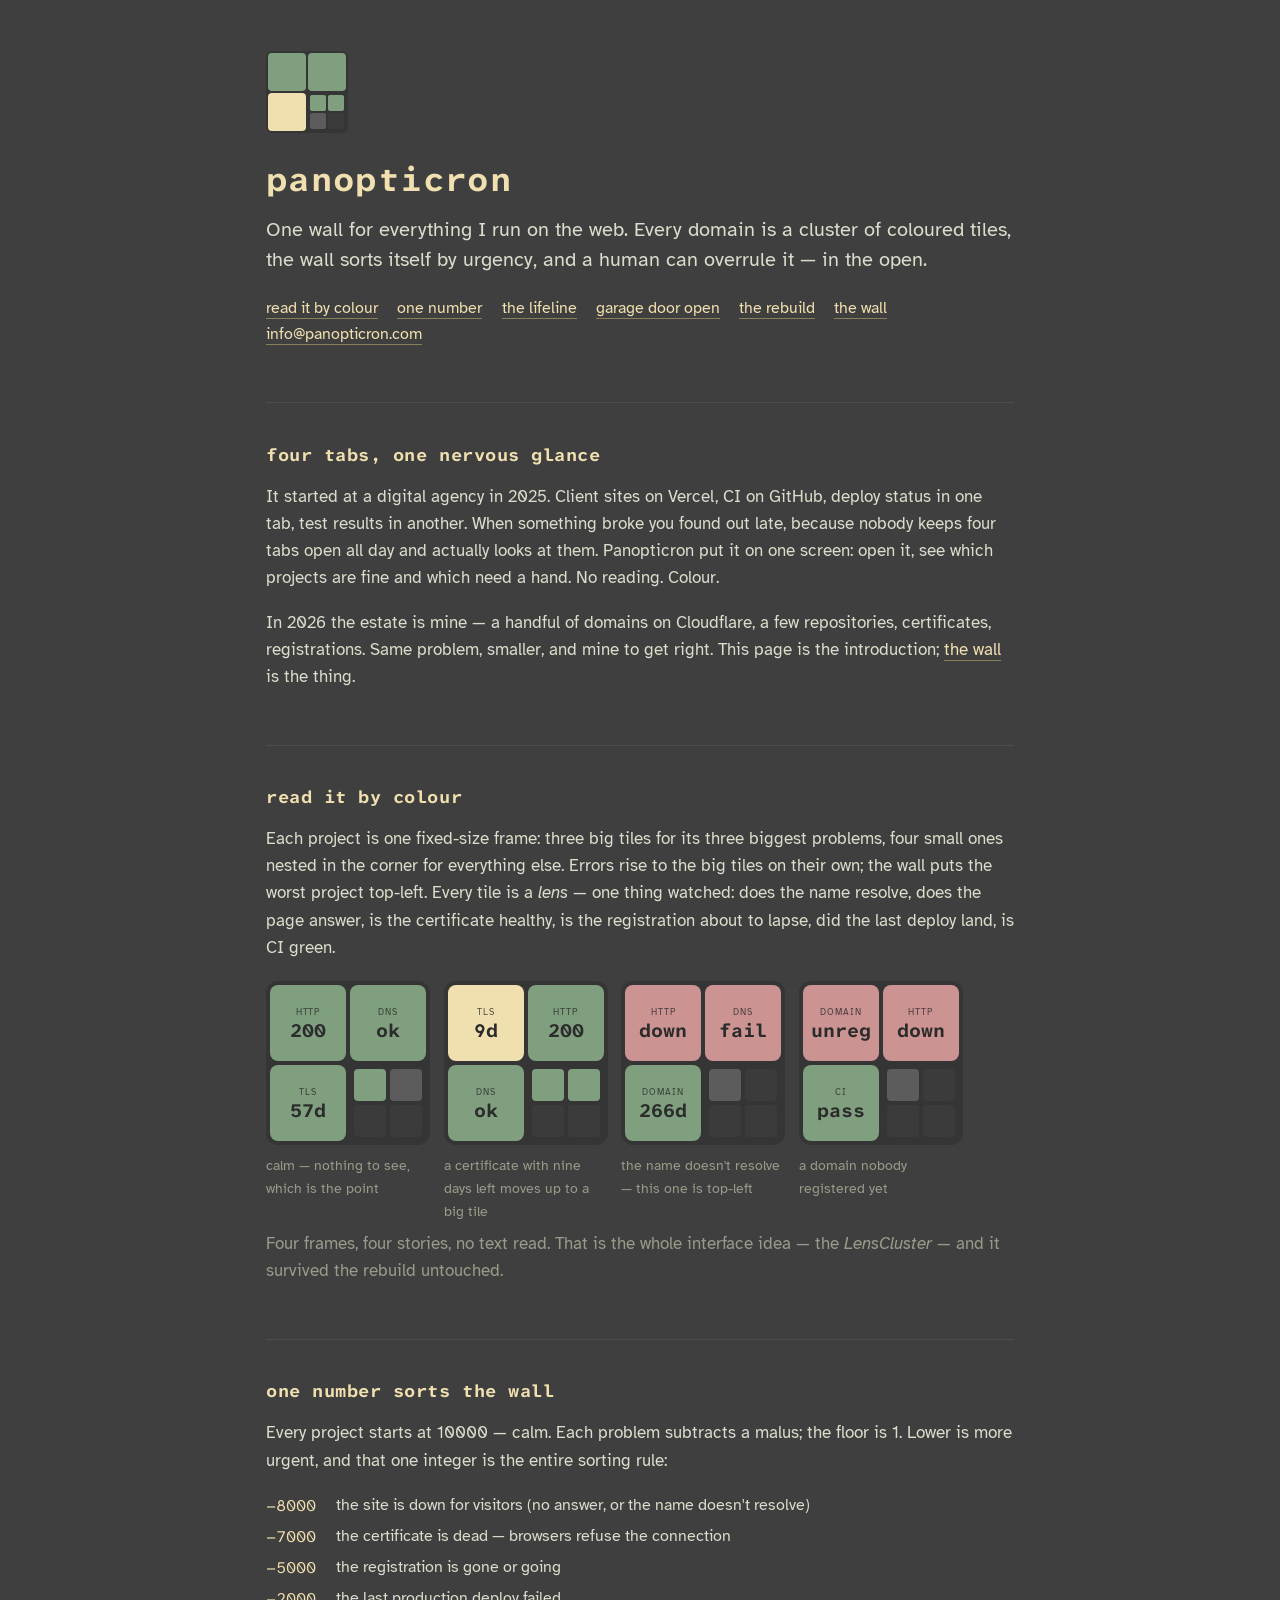
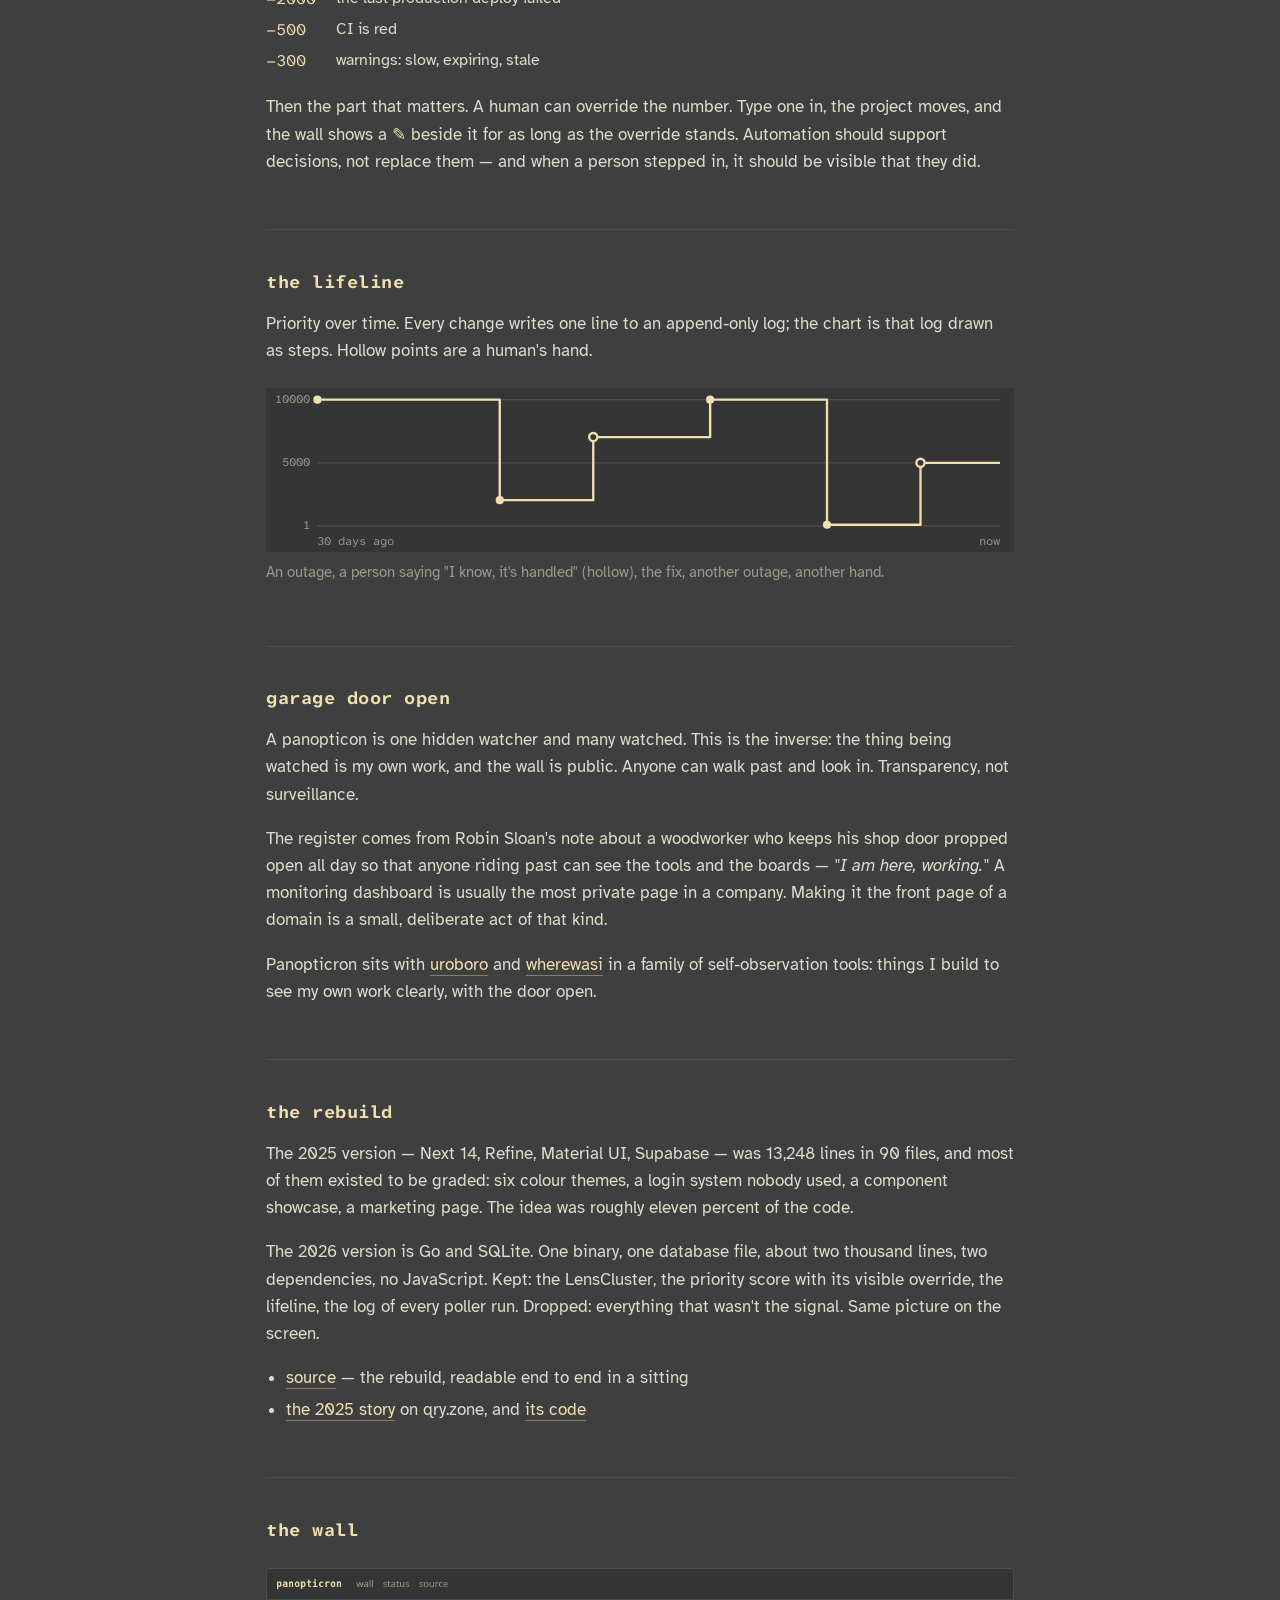
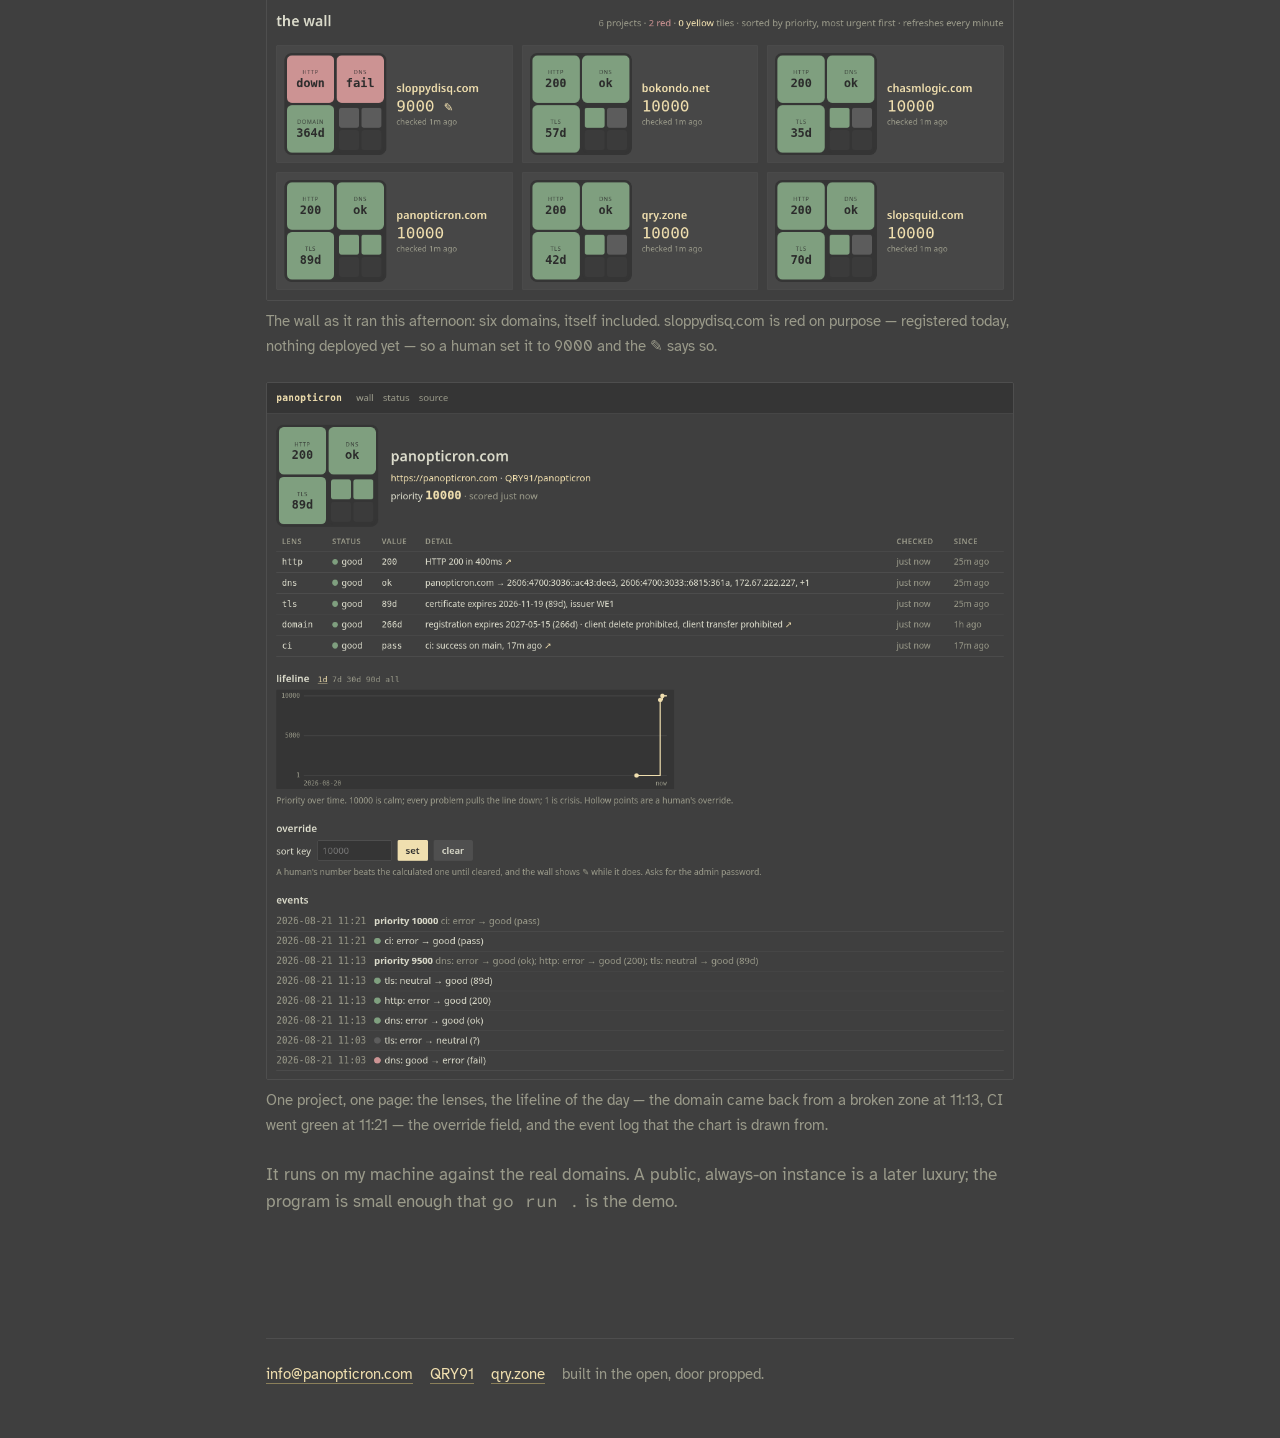
<file: site/index.html>
<!doctype html>
<html lang="en">
<head>
<meta charset="utf-8">
<meta name="viewport" content="width=device-width, initial-scale=1">
<meta name="color-scheme" content="dark">
<title>panopticron — one wall, door open</title>
<meta name="description" content="Panopticron: a monitoring wall for my own web real estate. Each project is a cluster of coloured tiles, one number sorts the wall, a human can overrule it in the open. The panopticon, inverted.">
<link rel="preconnect" href="https://fonts.googleapis.com">
<link rel="preconnect" href="https://fonts.gstatic.com" crossorigin>
<link href="https://fonts.googleapis.com/css2?family=Atkinson+Hyperlegible:ital,wght@0,400;0,700;1,400&family=Atkinson+Hyperlegible+Mono:wght@400;700&display=swap" rel="stylesheet">
<style>
  :root { --bg:#3f3f3f; --sunken:#353535; --surface:#474747; --border:#4e4e4e; --text:#dcdccc; --muted:#9a9a8a; --accent:#f0dfaf;
          --good:#7f9f7f; --warn:#f0dfaf; --error:#cc9393; --neutral:#5c5c5c; --tile-text:#2b2b2b;
          --font:"Atkinson Hyperlegible", system-ui, sans-serif; --mono:"Atkinson Hyperlegible Mono", ui-monospace, monospace; }
  * { box-sizing: border-box; }
  html { background: var(--bg); color: var(--text); font: 17px/1.6 var(--font); }
  body { margin: 0; }
  main { width: min(44rem, 100% - 2.5rem); margin: 0 auto; padding: 3rem 0 4rem; }
  a { color: var(--accent); text-decoration: none; border-bottom: 1px solid #8a7f5a; }
  a:hover { border-bottom-color: var(--accent); }
  h1 { font-family: var(--mono); color: var(--accent); font-size: 2rem; letter-spacing: .04em; margin: 1.2rem 0 .4rem; font-weight: 700; }
  h2 { font-family: var(--mono); color: var(--accent); font-size: 1.05rem; font-weight: 700; letter-spacing: .03em; margin: 0 0 .8rem; }
  p { margin: 0 0 1rem; }
  section { padding: 2.2rem 0; border-top: 1px solid var(--border); }
  section:first-of-type { border-top: 0; padding-top: 0; }
  .lede { font-size: 1.2rem; line-height: 1.5; }
  .muted { color: var(--muted); }
  .mono { font-family: var(--mono); }
  .mark { margin-bottom: .2rem; }
  .toc { font-size: .95rem; color: var(--muted); margin-top: 1.2rem; }
  .toc a { margin-right: .9rem; white-space: nowrap; }
  .ov { color: var(--accent); }
  figure { margin: 1.4rem 0; }
  figcaption { font-size: .9rem; color: var(--muted); margin-top: .5rem; }
  ul { padding-left: 1.2rem; margin: 0 0 1rem; }
  li { margin: .25rem 0; }
  /* the cluster — same numbers as the live wall: 164 = 4+76+4+76+4, 76 = 4+32+4+32+4 */
  .cluster { width: 164px; height: 164px; padding: 4px; background: var(--sunken); border-radius: 12px;
             display: grid; grid-template-columns: repeat(2, 76px); grid-template-rows: repeat(2, 76px); gap: 4px; }
  .sub { width: 76px; height: 76px; padding: 4px; background: var(--sunken); border-radius: 8px;
         display: grid; grid-template-columns: repeat(2, 32px); grid-template-rows: repeat(2, 32px); gap: 4px; }
  .lens { display: flex; flex-direction: column; align-items: center; justify-content: center; border-radius: 8px; color: var(--tile-text); overflow: hidden; }
  .lens.good { background: var(--good); } .lens.warn { background: var(--warn); } .lens.error { background: var(--error); }
  .lens.neutral { background: var(--neutral); color: var(--muted); } .lens.empty { background: #3b3b3b; }
  .lens .k { font-size: 9px; letter-spacing: .1em; text-transform: uppercase; opacity: .8; }
  .lens .v { font-family: var(--mono); font-size: 19px; font-weight: 700; line-height: 1.15; }
  .sub .lens { border-radius: 4px; } .sub .lens .k, .sub .lens .v { display: none; }
  .small { width: 82px; height: 82px; padding: 2px; border-radius: 6px; grid-template-columns: repeat(2, 38px); grid-template-rows: repeat(2, 38px); gap: 2px; }
  .small .lens { border-radius: 4px; } .small .lens .k, .small .lens .v { display: none; }
  .small .sub { width: 38px; height: 38px; padding: 2px; border-radius: 4px; grid-template-columns: repeat(2, 16px); grid-template-rows: repeat(2, 16px); gap: 2px; }
  .small .sub .lens { border-radius: 2px; }
  .examples { display: flex; flex-wrap: wrap; gap: 1.2rem .8rem; margin: 1.2rem 0 .4rem; }
  .examples figure { margin: 0; width: 164px; }
  .examples figcaption { font-size: .85rem; }
  .lifeline { width: 100%; height: auto; display: block; background: var(--sunken); border-radius: 2px; }
  .lifeline .grid { stroke: var(--border); } .lifeline .tick { fill: var(--muted); font: 10px var(--mono); }
  .lifeline .line { fill: none; stroke: var(--accent); stroke-width: 2; stroke-linejoin: round; }
  .lifeline .ev { fill: var(--accent); } .lifeline .ev.ov { fill: var(--sunken); stroke: var(--accent); stroke-width: 2; }
  img.wall { width: 100%; height: auto; display: block; border: 1px solid var(--border); border-radius: 2px; }
  table { border-collapse: collapse; font-size: .95rem; margin: .6rem 0 1rem; }
  td { padding: .15rem 1.2rem .15rem 0; vertical-align: top; }
  td:first-child { font-family: var(--mono); color: var(--accent); white-space: nowrap; }
  blockquote { margin: 1rem 0; padding-left: 1rem; border-left: 2px solid var(--accent); color: var(--text); }
  footer { width: min(44rem, 100% - 2.5rem); margin: 0 auto; padding: 1.4rem 0 3rem; border-top: 1px solid var(--border); color: var(--muted); font-size: .9rem; }
  footer a { margin-right: 1rem; }
</style>
</head>
<body>
<main>

<section id="top">
  <div class="cluster small mark" aria-hidden="true">
    <i class="lens good"></i><i class="lens good"></i><i class="lens warn"></i>
    <div class="sub"><i class="lens good"></i><i class="lens good"></i><i class="lens neutral"></i><i class="lens empty"></i></div>
  </div>
  <h1>panopticron</h1>
  <p class="lede">One wall for everything I run on the web. Every domain is a cluster of coloured tiles, the wall sorts itself by urgency, and a human can overrule it — in the open.</p>
  <p class="toc"><a href="#colour">read it by colour</a> <a href="#number">one number</a> <a href="#lifeline">the lifeline</a> <a href="#door">garage door open</a> <a href="#rebuild">the rebuild</a> <a href="#wall">the wall</a> <a href="mailto:info@panopticron.com">info@panopticron.com</a></p>
</section>

<section id="glance">
  <h2>four tabs, one nervous glance</h2>
  <p>It started at a digital agency in 2025. Client sites on Vercel, CI on GitHub, deploy status in one tab, test results in another. When something broke you found out late, because nobody keeps four tabs open all day and actually looks at them. Panopticron put it on one screen: open it, see which projects are fine and which need a hand. No reading. Colour.</p>
  <p>In 2026 the estate is mine — a handful of domains on Cloudflare, a few repositories, certificates, registrations. Same problem, smaller, and mine to get right. This page is the introduction; <a href="#wall">the wall</a> is the thing.</p>
</section>

<section id="colour">
  <h2>read it by colour</h2>
  <p>Each project is one fixed-size frame: three big tiles for its three biggest problems, four small ones nested in the corner for everything else. Errors rise to the big tiles on their own; the wall puts the worst project top-left. Every tile is a <em>lens</em> — one thing watched: does the name resolve, does the page answer, is the certificate healthy, is the registration about to lapse, did the last deploy land, is CI green.</p>
  <div class="examples">
    <figure>
      <div class="cluster"><div class="lens good"><span class="k">http</span><span class="v">200</span></div><div class="lens good"><span class="k">dns</span><span class="v">ok</span></div><div class="lens good"><span class="k">tls</span><span class="v">57d</span></div>
        <div class="sub"><i class="lens good"></i><i class="lens neutral"></i><i class="lens empty"></i><i class="lens empty"></i></div></div>
      <figcaption>calm — nothing to see, which is the point</figcaption>
    </figure>
    <figure>
      <div class="cluster"><div class="lens warn"><span class="k">tls</span><span class="v">9d</span></div><div class="lens good"><span class="k">http</span><span class="v">200</span></div><div class="lens good"><span class="k">dns</span><span class="v">ok</span></div>
        <div class="sub"><i class="lens good"></i><i class="lens good"></i><i class="lens empty"></i><i class="lens empty"></i></div></div>
      <figcaption>a certificate with nine days left moves up to a big tile</figcaption>
    </figure>
    <figure>
      <div class="cluster"><div class="lens error"><span class="k">http</span><span class="v">down</span></div><div class="lens error"><span class="k">dns</span><span class="v">fail</span></div><div class="lens good"><span class="k">domain</span><span class="v">266d</span></div>
        <div class="sub"><i class="lens neutral"></i><i class="lens empty"></i><i class="lens empty"></i><i class="lens empty"></i></div></div>
      <figcaption>the name doesn't resolve — this one is top-left</figcaption>
    </figure>
    <figure>
      <div class="cluster"><div class="lens error"><span class="k">domain</span><span class="v">unreg</span></div><div class="lens error"><span class="k">http</span><span class="v">down</span></div><div class="lens good"><span class="k">ci</span><span class="v">pass</span></div>
        <div class="sub"><i class="lens neutral"></i><i class="lens empty"></i><i class="lens empty"></i><i class="lens empty"></i></div></div>
      <figcaption>a domain nobody registered yet</figcaption>
    </figure>
  </div>
  <p class="muted">Four frames, four stories, no text read. That is the whole interface idea — the <em>LensCluster</em> — and it survived the rebuild untouched.</p>
</section>

<section id="number">
  <h2>one number sorts the wall</h2>
  <p>Every project starts at 10000 — calm. Each problem subtracts a malus; the floor is 1. Lower is more urgent, and that one integer is the entire sorting rule:</p>
  <table>
    <tr><td>−8000</td><td>the site is down for visitors (no answer, or the name doesn't resolve)</td></tr>
    <tr><td>−7000</td><td>the certificate is dead — browsers refuse the connection</td></tr>
    <tr><td>−5000</td><td>the registration is gone or going</td></tr>
    <tr><td>−2000</td><td>the last production deploy failed</td></tr>
    <tr><td>−500</td><td>CI is red</td></tr>
    <tr><td>−300</td><td>warnings: slow, expiring, stale</td></tr>
  </table>
  <p>Then the part that matters. A human can override the number. Type one in, the project moves, and the wall shows a <span class="ov">✎</span> beside it for as long as the override stands. Automation should support decisions, not replace them — and when a person stepped in, it should be visible that they did.</p>
</section>

<section id="lifeline">
  <h2>the lifeline</h2>
  <p>Priority over time. Every change writes one line to an append-only log; the chart is that log drawn as steps. Hollow points are a human's hand.</p>
  <figure>
    <svg class="lifeline" viewBox="0 0 640 140" role="img" aria-label="example: priority over time, with one override">
      <line class="grid" x1="44" y1="10" x2="628" y2="10"/><text class="tick" x="38" y="13" text-anchor="end">10000</text>
      <line class="grid" x1="44" y1="64" x2="628" y2="64"/><text class="tick" x="38" y="67" text-anchor="end">5000</text>
      <line class="grid" x1="44" y1="118" x2="628" y2="118"/><text class="tick" x="38" y="121" text-anchor="end">1</text>
      <path class="line" d="M44 10 H200 V96 H280 V42 H380 V10 H480 V117 H560 V64 H628"/>
      <circle class="ev" cx="44" cy="10" r="3.5"/><circle class="ev" cx="200" cy="96" r="3.5"/><circle class="ev ov" cx="280" cy="42" r="3.5"/><circle class="ev" cx="380" cy="10" r="3.5"/><circle class="ev" cx="480" cy="117" r="3.5"/><circle class="ev ov" cx="560" cy="64" r="3.5"/>
      <text class="tick" x="44" y="134">30 days ago</text><text class="tick" x="628" y="134" text-anchor="end">now</text>
    </svg>
    <figcaption>An outage, a person saying "I know, it's handled" (hollow), the fix, another outage, another hand.</figcaption>
  </figure>
</section>

<section id="door">
  <h2>garage door open</h2>
  <p>A panopticon is one hidden watcher and many watched. This is the inverse: the thing being watched is my own work, and the wall is public. Anyone can walk past and look in. Transparency, not surveillance.</p>
  <p>The register comes from Robin Sloan's note about a woodworker who keeps his shop door propped open all day so that anyone riding past can see the tools and the boards — <em>"I am here, working."</em> A monitoring dashboard is usually the most private page in a company. Making it the front page of a domain is a small, deliberate act of that kind.</p>
  <p>Panopticron sits with <a href="https://github.com/QRY91/uroboro">uroboro</a> and <a href="https://github.com/QRY91/wherewasi">wherewasi</a> in a family of self-observation tools: things I build to see my own work clearly, with the door open.</p>
</section>

<section id="rebuild">
  <h2>the rebuild</h2>
  <p>The 2025 version — Next 14, Refine, Material UI, Supabase — was 13,248 lines in 90 files, and most of them existed to be graded: six colour themes, a login system nobody used, a component showcase, a marketing page. The idea was roughly eleven percent of the code.</p>
  <p>The 2026 version is Go and SQLite. One binary, one database file, about two thousand lines, two dependencies, no JavaScript. Kept: the LensCluster, the priority score with its visible override, the lifeline, the log of every poller run. Dropped: everything that wasn't the signal. Same picture on the screen.</p>
  <ul>
    <li><a href="https://github.com/QRY91/panopticron">source</a> — the rebuild, readable end to end in a sitting</li>
    <li><a href="https://qry.zone/panopticron/">the 2025 story</a> on qry.zone, and <a href="https://github.com/QRY91/panopticron-demo">its code</a></li>
  </ul>
</section>

<section id="wall">
  <h2>the wall</h2>
  <figure>
    <img class="wall" src="wall.png" width="1200" height="532" alt="The panopticron wall: six projects as lens clusters, sorted by priority. sloppydisq.com is red with a manual override of 9000; the other five are calm at 10000." loading="lazy">
    <figcaption>The wall as it ran this afternoon: six domains, itself included. sloppydisq.com is red on purpose — registered today, nothing deployed yet — so a human set it to 9000 and the ✎ says so.</figcaption>
  </figure>
  <figure>
    <img class="wall" src="project.png" width="1200" height="1119" alt="One project page: five green lenses, the lifeline of the day stepping from 1 up to 10000, the override field, and the event log." loading="lazy">
    <figcaption>One project, one page: the lenses, the lifeline of the day — the domain came back from a broken zone at 11:13, CI went green at 11:21 — the override field, and the event log that the chart is drawn from.</figcaption>
  </figure>
  <p class="muted">It runs on my machine against the real domains. A public, always-on instance is a later luxury; the program is small enough that <span class="mono">go run .</span> is the demo.</p>
</section>

</main>
<footer>
  <a href="mailto:info@panopticron.com">info@panopticron.com</a><a href="https://github.com/QRY91">QRY91</a><a href="https://qry.zone">qry.zone</a><span>built in the open, door propped.</span>
</footer>
</body>
</html>
</file>
